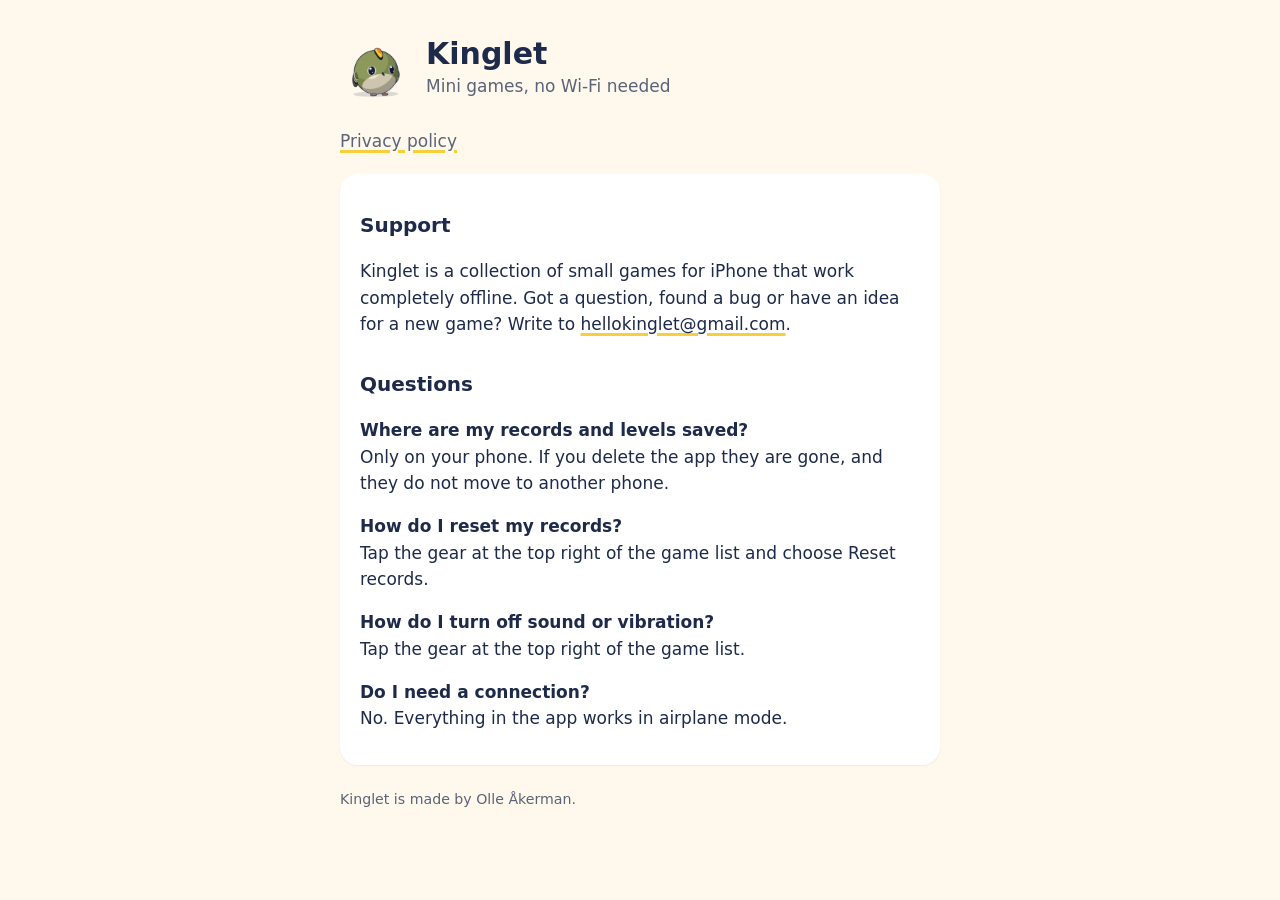
<file: index.html>
<!doctype html>
<html lang="en">
<head>
<meta charset="utf-8">
<meta name="viewport" content="width=device-width, initial-scale=1">
<title>Kinglet – support</title>
<link rel="stylesheet" href="style.css">
</head>
<body>
<main>
  <header>
    <img src="kinglet.png" alt="">
    <div>
      <h1>Kinglet</h1>
      <p>Mini games, no Wi-Fi needed</p>
    </div>
  </header>
  <nav><a href="privacy.html">Privacy policy</a></nav>

  <section>
    <h2>Support</h2>
    <p>Kinglet is a collection of small games for iPhone that work completely offline. Got a question, found a bug or have an idea for a new game? Write to <a href="mailto:hellokinglet@gmail.com">hellokinglet@gmail.com</a>.</p>
    <h2>Questions</h2>
    <p><b>Where are my records and levels saved?</b><br>Only on your phone. If you delete the app they are gone, and they do not move to another phone.</p>
    <p><b>How do I reset my records?</b><br>Tap the gear at the top right of the game list and choose Reset records.</p>
    <p><b>How do I turn off sound or vibration?</b><br>Tap the gear at the top right of the game list.</p>
    <p><b>Do I need a connection?</b><br>No. Everything in the app works in airplane mode.</p>
  </section>
  <small>Kinglet is made by Olle Åkerman.</small>
</main>
</body>
</html>
</file>
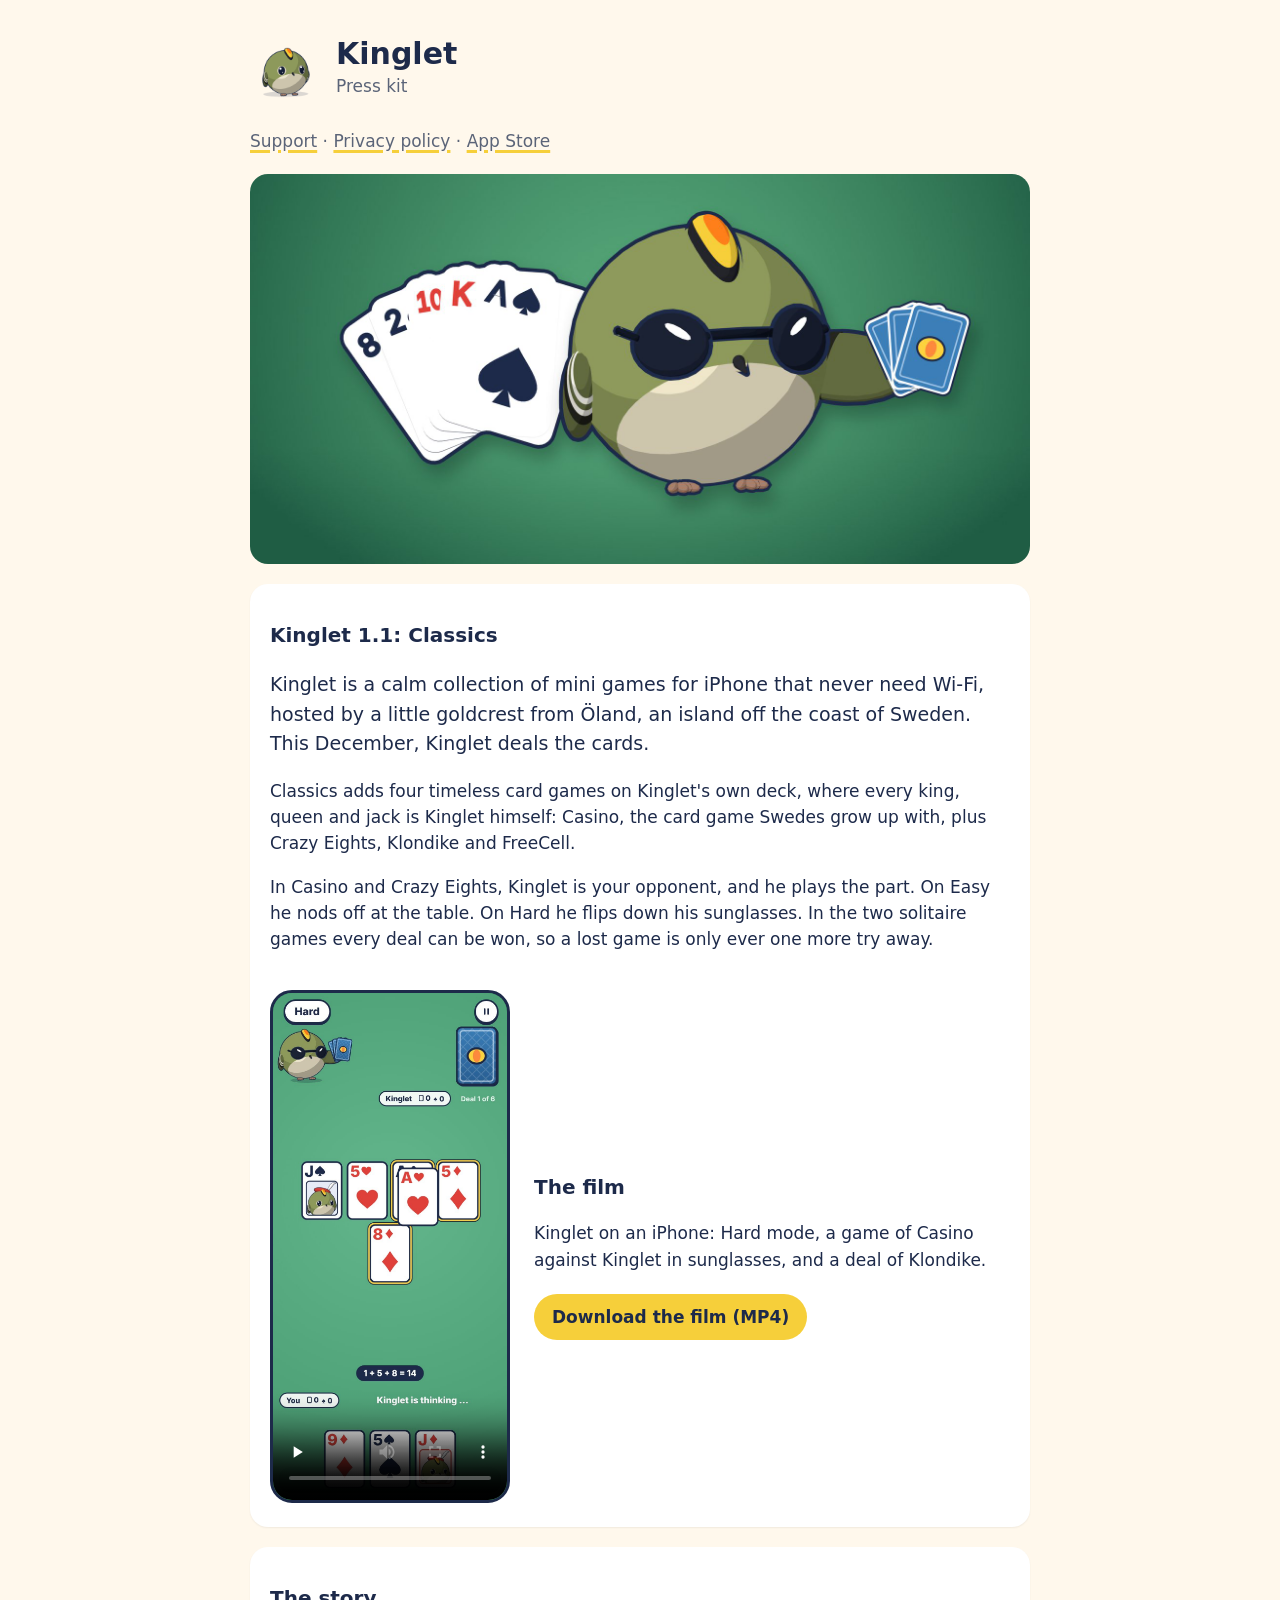
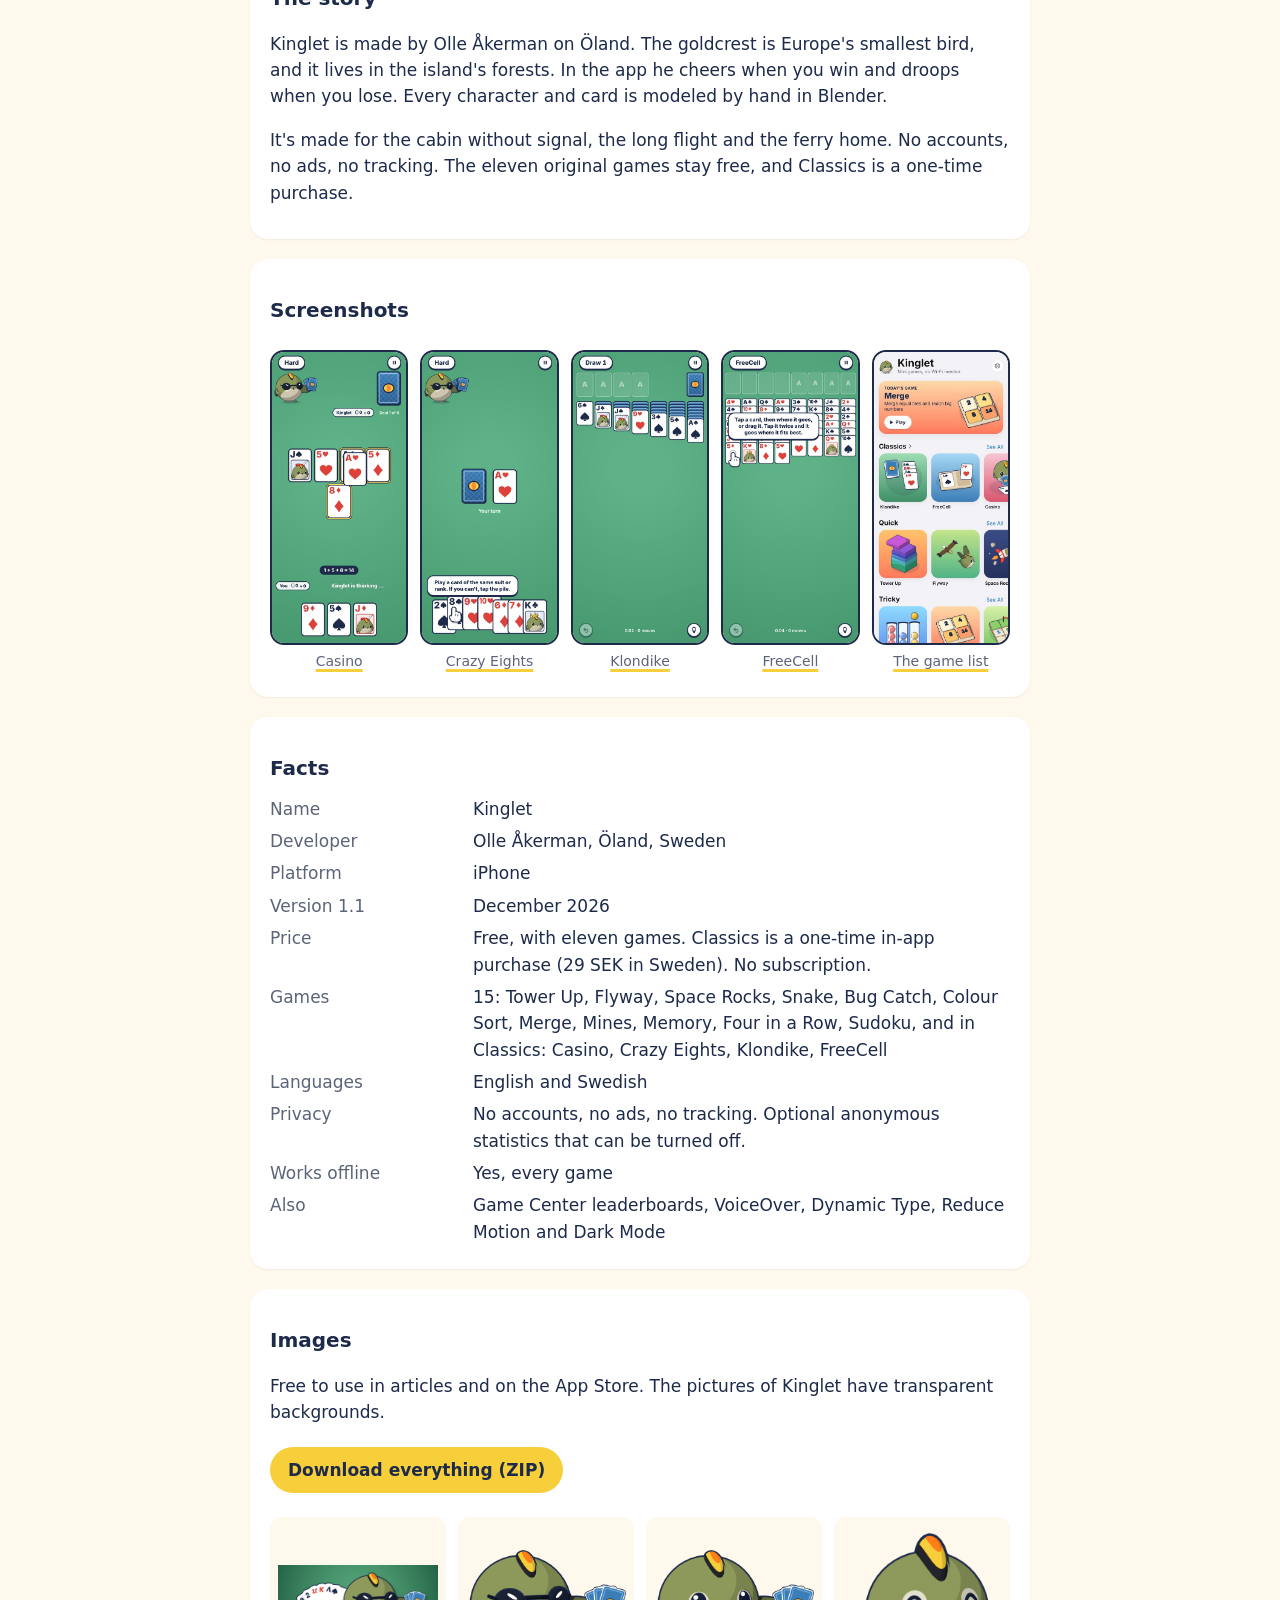
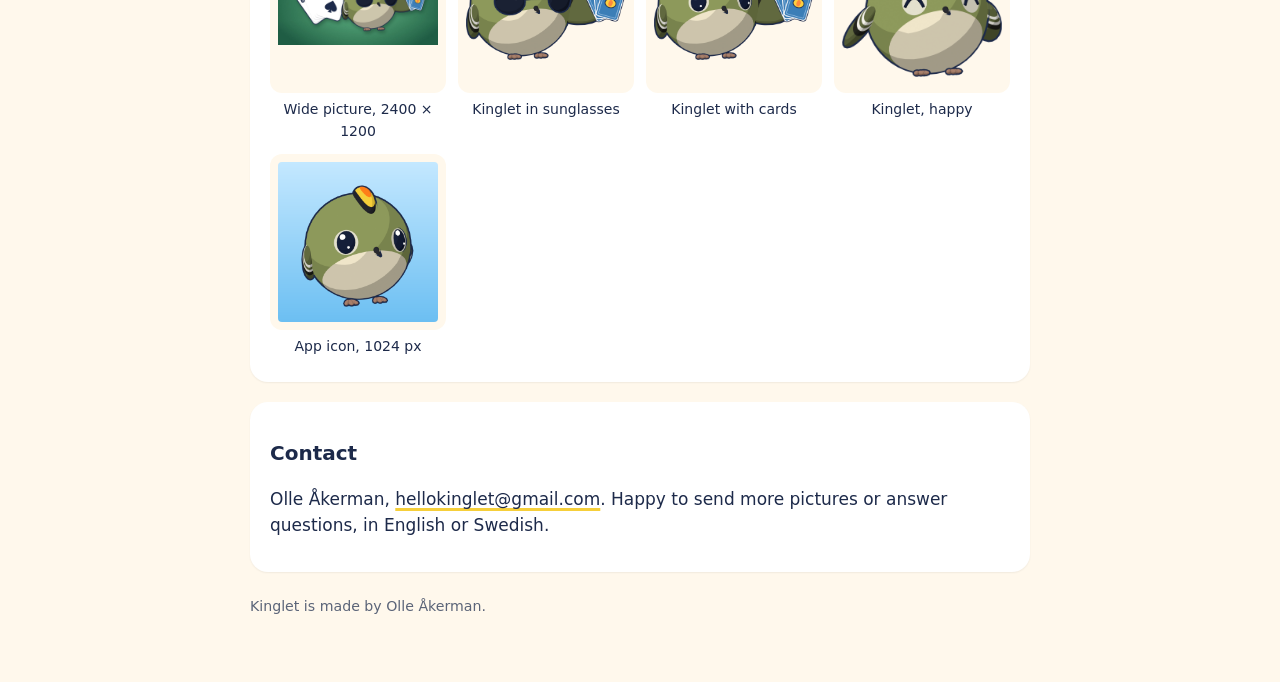
<file: press/index.html>
<!doctype html>
<html lang="en">
<head>
<meta charset="utf-8">
<meta name="viewport" content="width=device-width, initial-scale=1">
<title>Kinglet – press kit</title>
<meta name="description" content="Kinglet is a calm collection of mini games for iPhone that never need Wi-Fi, hosted by a little goldcrest from Öland. Classics adds four card games on Kinglet's own deck.">
<link rel="stylesheet" href="../style.css">
<style>
  main { max-width: 820px; }
  .hero { width: 100%; border-radius: 18px; display: block; margin-bottom: 20px; aspect-ratio: 2 / 1; object-fit: cover; }
  .lead { font-size: 19px; }
  .film { display: flex; gap: 24px; align-items: center; flex-wrap: wrap; padding: 20px 0 8px; }
  .film video { width: 240px; border-radius: 22px; border: 3px solid var(--ink); background: #2f7a56; }
  .film div { flex: 1; min-width: 220px; }
  .shots { display: grid; grid-template-columns: repeat(5, 1fr); gap: 12px; padding: 16px 0 8px; }
  .shots a { display: block; }
  .shots img { width: 100%; border-radius: 14px; border: 2px solid var(--ink); display: block; }
  .shots span { display: block; font-size: 14px; color: var(--muted); margin-top: 6px; text-align: center; }
  dl { display: grid; grid-template-columns: 11em 1fr; gap: 6px 16px; margin: 12px 0 8px; }
  dt { color: var(--muted); }
  dd { margin: 0; }
  .games li { margin-bottom: 6px; }
  .downloads { display: grid; grid-template-columns: repeat(auto-fill, minmax(150px, 1fr)); gap: 12px; padding: 12px 0 8px; }
  .downloads a { display: block; text-decoration: none; text-align: center; font-size: 14px; }
  .downloads img { width: 100%; aspect-ratio: 1; object-fit: contain; background: var(--bg); border-radius: 12px; padding: 8px; display: block; margin-bottom: 6px; }
  .button { display: inline-block; background: var(--accent); color: #1d2a4a; font-weight: 600; padding: 10px 18px; border-radius: 999px; text-decoration: none; margin: 4px 0 12px; }
  @media (max-width: 640px) {
    .shots { grid-template-columns: repeat(3, 1fr); }
    dl { grid-template-columns: 1fr; gap: 0 0; }
    dd { margin-bottom: 10px; }
    .film video { width: 100%; max-width: 300px; margin: 0 auto; }
  }
</style>
</head>
<body>
<main>
  <header>
    <img src="../kinglet.png" alt="">
    <div>
      <h1>Kinglet</h1>
      <p>Press kit</p>
    </div>
  </header>
  <nav><a href="../">Support</a> · <a href="../privacy.html">Privacy policy</a> · <a href="https://apps.apple.com/app/id6834726255">App Store</a></nav>

  <img class="hero" src="images/hero-web.jpg" alt="Kinglet, a small round goldcrest in sunglasses, holds three cards on a green card table next to a fan of playing cards.">

  <section>
    <h2>Kinglet 1.1: Classics</h2>
    <p class="lead">Kinglet is a calm collection of mini games for iPhone that never need Wi-Fi, hosted by a little goldcrest from Öland, an island off the coast of Sweden. This December, Kinglet deals the cards.</p>
    <p>Classics adds four timeless card games on Kinglet's own deck, where every king, queen and jack is Kinglet himself: Casino, the card game Swedes grow up with, plus Crazy Eights, Klondike and FreeCell.</p>
    <p>In Casino and Crazy Eights, Kinglet is your opponent, and he plays the part. On Easy he nods off at the table. On Hard he flips down his sunglasses. In the two solitaire games every deal can be won, so a lost game is only ever one more try away.</p>
    <div class="film">
      <video src="kinglet-film.mp4" poster="film-poster.jpg" controls playsinline preload="none" aria-label="A 30 second film of Kinglet on iPhone"></video>
      <div>
        <h2>The film</h2>
        <p>Kinglet on an iPhone: Hard mode, a game of Casino against Kinglet in sunglasses, and a deal of Klondike.</p>
        <a class="button" href="kinglet-film.mp4" download>Download the film (MP4)</a>
      </div>
    </div>
  </section>

  <section>
    <h2>The story</h2>
    <p>Kinglet is made by Olle Åkerman on Öland. The goldcrest is Europe's smallest bird, and it lives in the island's forests. In the app he cheers when you win and droops when you lose. Every character and card is modeled by hand in Blender.</p>
    <p>It's made for the cabin without signal, the long flight and the ferry home. No accounts, no ads, no tracking. The eleven original games stay free, and Classics is a one-time purchase.</p>
  </section>

  <section>
    <h2>Screenshots</h2>
    <div class="shots">
      <a href="images/screen-casino.jpg"><img src="images/thumb-casino.jpg" alt="Casino: Kinglet in sunglasses takes three cards from the table." loading="lazy"><span>Casino</span></a>
      <a href="images/screen-crazy-eights.jpg"><img src="images/thumb-crazy-eights.jpg" alt="Crazy Eights against Kinglet on Hard." loading="lazy"><span>Crazy Eights</span></a>
      <a href="images/screen-klondike.jpg"><img src="images/thumb-klondike.jpg" alt="A new deal of Klondike." loading="lazy"><span>Klondike</span></a>
      <a href="images/screen-freecell.jpg"><img src="images/thumb-freecell.jpg" alt="A new deal of FreeCell." loading="lazy"><span>FreeCell</span></a>
      <a href="images/screen-catalog.jpg"><img src="images/thumb-catalog.jpg" alt="The game list, with today's game at the top." loading="lazy"><span>The game list</span></a>
    </div>
  </section>

  <section>
    <h2>Facts</h2>
    <dl>
      <dt>Name</dt><dd>Kinglet</dd>
      <dt>Developer</dt><dd>Olle Åkerman, Öland, Sweden</dd>
      <dt>Platform</dt><dd>iPhone</dd>
      <dt>Version 1.1</dt><dd>December 2026</dd>
      <dt>Price</dt><dd>Free, with eleven games. Classics is a one-time in-app purchase (29 SEK in Sweden). No subscription.</dd>
      <dt>Games</dt><dd>15: Tower Up, Flyway, Space Rocks, Snake, Bug Catch, Colour Sort, Merge, Mines, Memory, Four in a Row, Sudoku, and in Classics: Casino, Crazy Eights, Klondike, FreeCell</dd>
      <dt>Languages</dt><dd>English and Swedish</dd>
      <dt>Privacy</dt><dd>No accounts, no ads, no tracking. Optional anonymous statistics that can be turned off.</dd>
      <dt>Works offline</dt><dd>Yes, every game</dd>
      <dt>Also</dt><dd>Game Center leaderboards, VoiceOver, Dynamic Type, Reduce Motion and Dark Mode</dd>
    </dl>
  </section>

  <section>
    <h2>Images</h2>
    <p>Free to use in articles and on the App Store. The pictures of Kinglet have transparent backgrounds.</p>
    <a class="button" href="kinglet-press-kit.zip" download>Download everything (ZIP)</a>
    <div class="downloads">
      <a href="images/kinglet-hero.jpg"><img src="images/hero-web.jpg" alt="" loading="lazy">Wide picture, 2400 × 1200</a>
      <a href="images/kinglet-sunglasses.png"><img src="images/kinglet-sunglasses.png" alt="" loading="lazy">Kinglet in sunglasses</a>
      <a href="images/kinglet-cards.png"><img src="images/kinglet-cards.png" alt="" loading="lazy">Kinglet with cards</a>
      <a href="images/kinglet-happy.png"><img src="images/kinglet-happy.png" alt="" loading="lazy">Kinglet, happy</a>
      <a href="images/kinglet-icon.png"><img src="images/kinglet-icon.png" alt="" loading="lazy">App icon, 1024 px</a>
    </div>
  </section>

  <section>
    <h2>Contact</h2>
    <p>Olle Åkerman, <a href="mailto:hellokinglet@gmail.com">hellokinglet@gmail.com</a>. Happy to send more pictures or answer questions, in English or Swedish.</p>
  </section>
  <small>Kinglet is made by Olle Åkerman.</small>
</main>
</body>
</html>
</file>
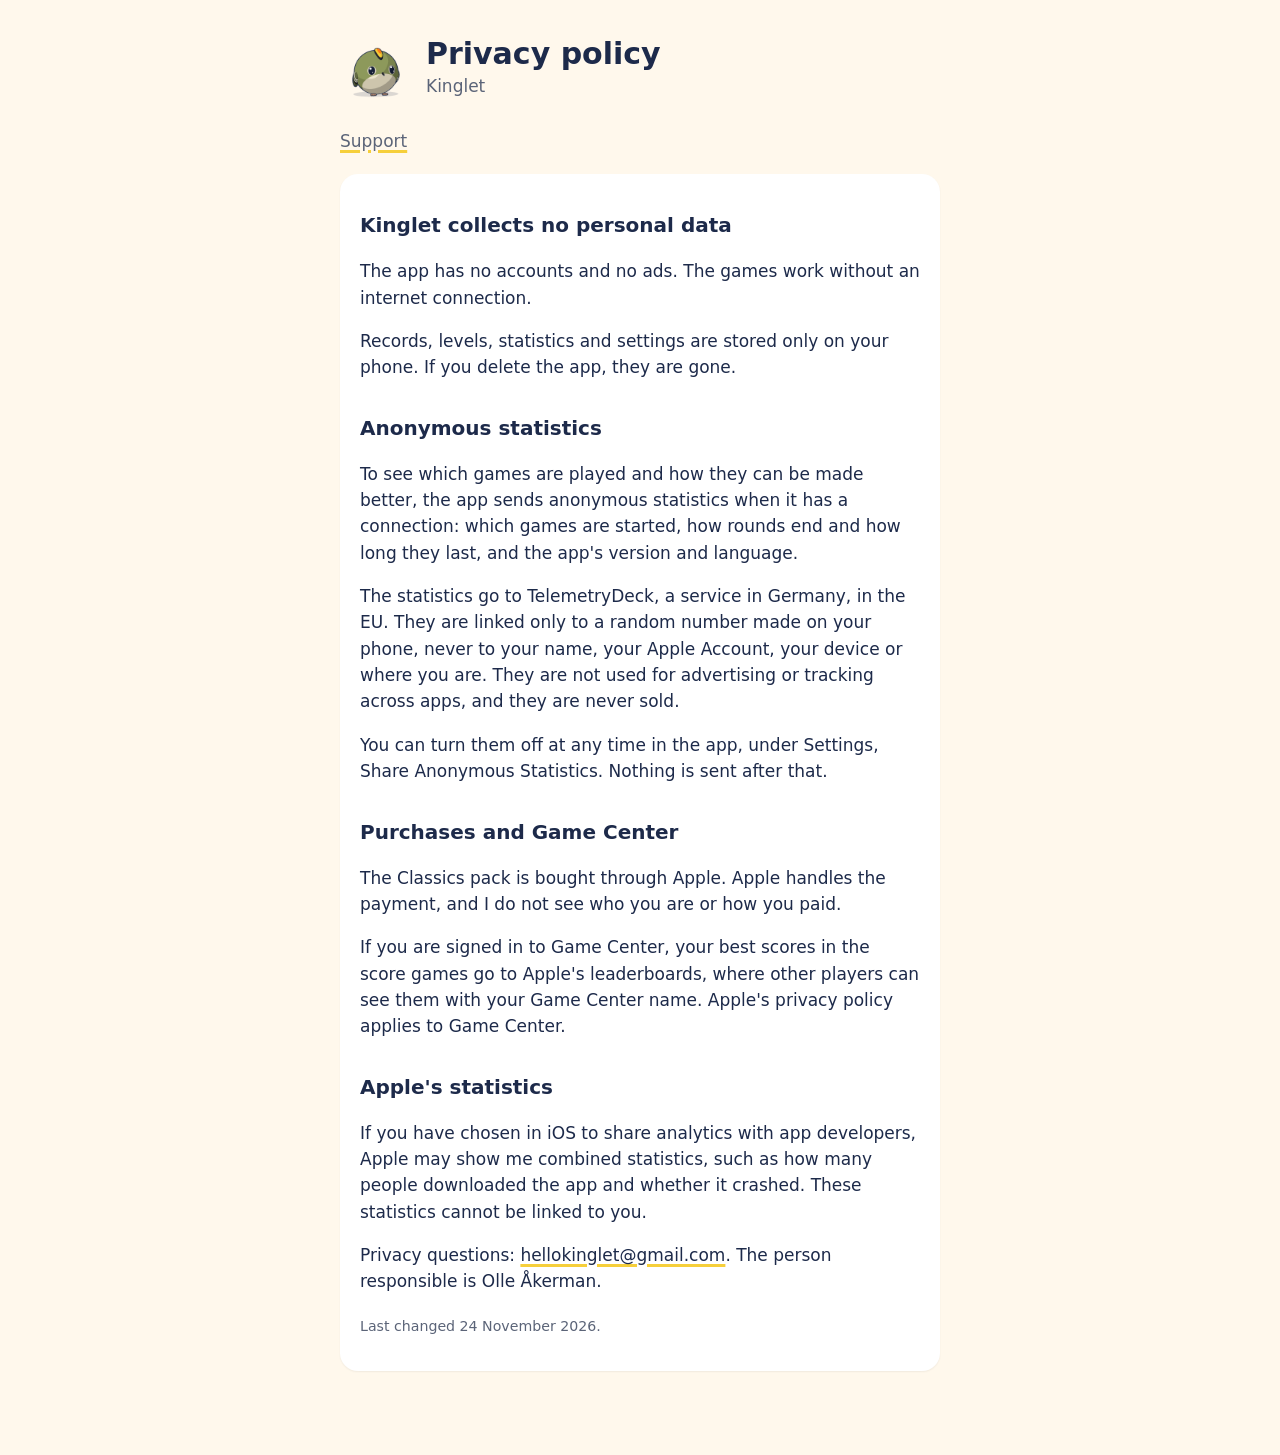
<file: privacy.html>
<!doctype html>
<html lang="en">
<head>
<meta charset="utf-8">
<meta name="viewport" content="width=device-width, initial-scale=1">
<title>Kinglet – privacy policy</title>
<link rel="stylesheet" href="style.css">
</head>
<body>
<main>
  <header>
    <img src="kinglet.png" alt="">
    <div>
      <h1>Privacy policy</h1>
      <p>Kinglet</p>
    </div>
  </header>
  <nav><a href="./">Support</a></nav>

  <section>
    <h2>Kinglet collects no personal data</h2>
    <p>The app has no accounts and no ads. The games work without an internet connection.</p>
    <p>Records, levels, statistics and settings are stored only on your phone. If you delete the app, they are gone.</p>

    <h2>Anonymous statistics</h2>
    <p>To see which games are played and how they can be made better, the app sends anonymous statistics when it has a connection: which games are started, how rounds end and how long they last, and the app's version and language.</p>
    <p>The statistics go to TelemetryDeck, a service in Germany, in the EU. They are linked only to a random number made on your phone, never to your name, your Apple Account, your device or where you are. They are not used for advertising or tracking across apps, and they are never sold.</p>
    <p>You can turn them off at any time in the app, under Settings, Share Anonymous Statistics. Nothing is sent after that.</p>

    <h2>Purchases and Game Center</h2>
    <p>The Classics pack is bought through Apple. Apple handles the payment, and I do not see who you are or how you paid.</p>
    <p>If you are signed in to Game Center, your best scores in the score games go to Apple's leaderboards, where other players can see them with your Game Center name. Apple's privacy policy applies to Game Center.</p>

    <h2>Apple's statistics</h2>
    <p>If you have chosen in iOS to share analytics with app developers, Apple may show me combined statistics, such as how many people downloaded the app and whether it crashed. These statistics cannot be linked to you.</p>
    <p>Privacy questions: <a href="mailto:hellokinglet@gmail.com">hellokinglet@gmail.com</a>. The person responsible is Olle Åkerman.</p>
    <p><small>Last changed 24 November 2026.</small></p>
  </section>
</main>
</body>
</html>
</file>
<file: style.css>
:root { --bg: #fff8ec; --card: #ffffff; --ink: #1d2a4a; --muted: #5b6478; --accent: #f6cf3a; }
@media (prefers-color-scheme: dark) { :root { --bg: #111318; --card: #1c1f27; --ink: #f2f2f7; --muted: #a3a9b8; } }
* { box-sizing: border-box; }
body { margin: 0; background: var(--bg); color: var(--ink); font: 17px/1.55 -apple-system, system-ui, "Segoe UI", sans-serif; }
main { max-width: 640px; margin: 0 auto; padding: 32px 20px 64px; }
header { display: flex; align-items: center; gap: 14px; margin-bottom: 24px; }
header img { width: 72px; height: 72px; }
h1 { font-size: 30px; line-height: 1.15; margin: 0; }
header p { margin: 2px 0 0; color: var(--muted); }
h2 { font-size: 20px; margin: 32px 0 8px; }
section { background: var(--card); border-radius: 18px; padding: 4px 20px 16px; margin-bottom: 20px; box-shadow: 0 1px 2px rgb(0 0 0 / .06); }
a { color: inherit; text-decoration-color: var(--accent); text-decoration-thickness: 3px; text-underline-offset: 3px; }
nav { margin-bottom: 20px; color: var(--muted); }
small { color: var(--muted); }
</file>
